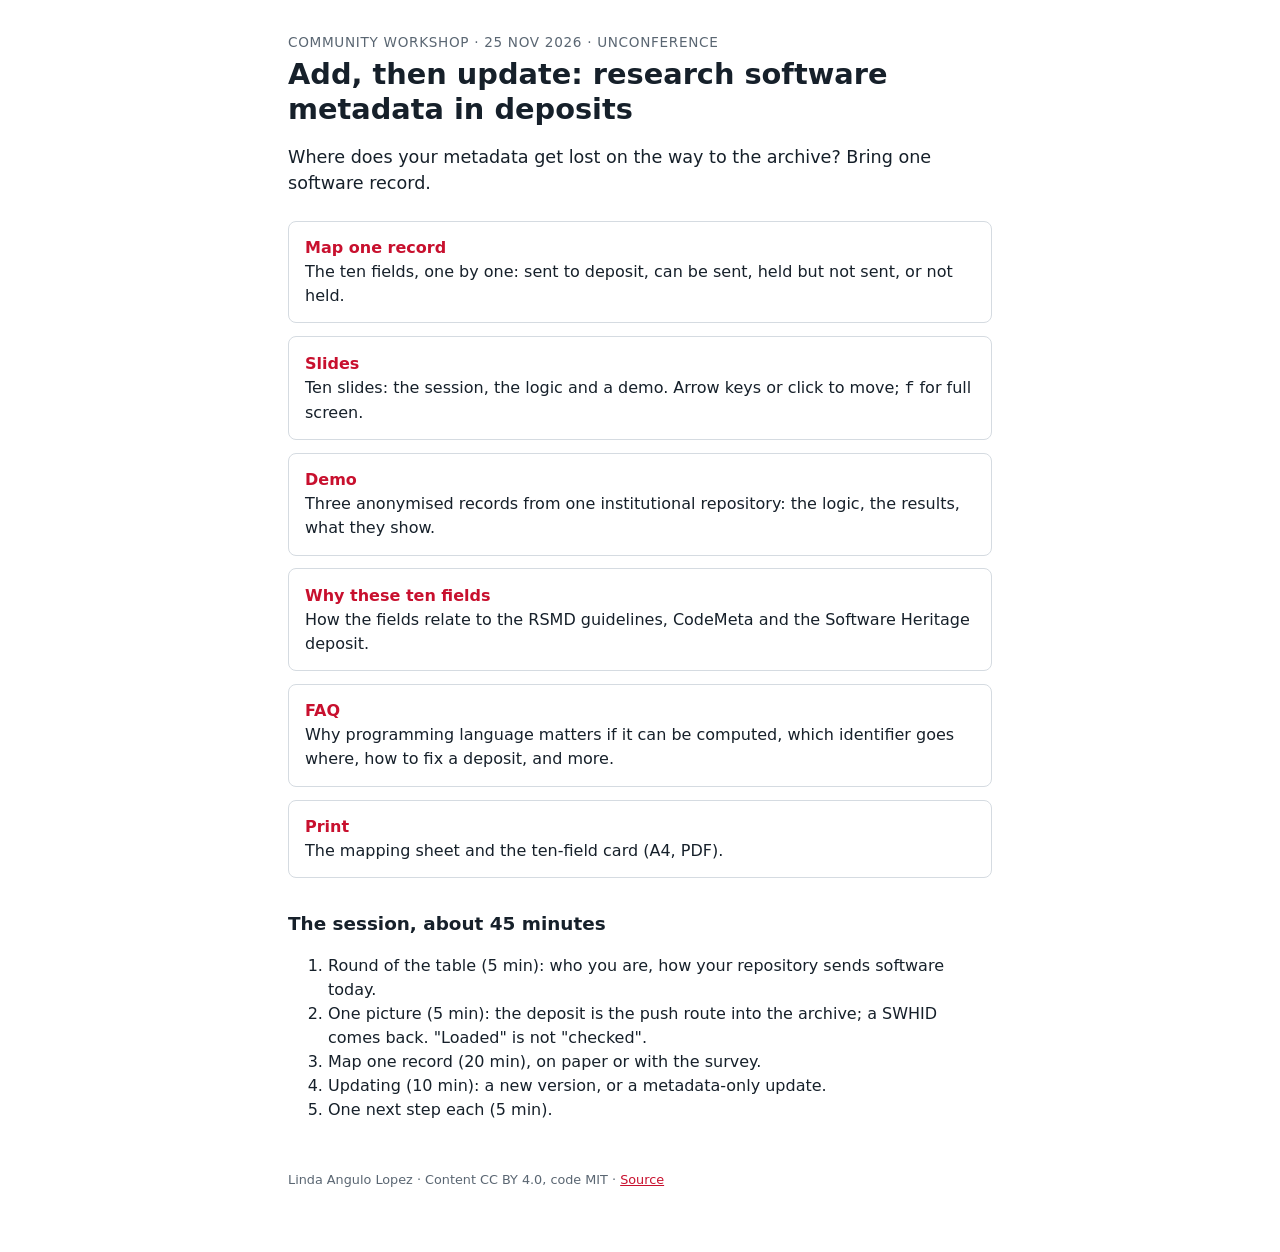
<file: index.html>
<!doctype html>
<html lang="en">
<head>
<meta charset="utf-8">
<meta name="viewport" content="width=device-width, initial-scale=1">
<title>Add, then update</title>
<link rel="stylesheet" href="style.css">
</head>
<body>
<main class="wrap">
  <p class="kicker">Community Workshop · 25 Nov 2026 · Unconference</p>
  <h1>Add, then update: research software metadata in deposits</h1>
  <p class="lead">Where does your metadata get lost on the way to the archive? Bring one software record.</p>
  <ul class="links">
    <li><a href="survey.html"><b>Map one record</b><br>The ten fields, one by one: sent to deposit, can be sent, held but not sent, or not held.</a></li>
    <li><a href="slides.html"><b>Slides</b><br>Ten slides: the session, the logic and a demo. Arrow keys or click to move; <kbd>f</kbd> for full screen.</a></li>
    <li><a href="https://github.com/lindangulopez/add-then-update/blob/main/demo/README.md"><b>Demo</b><br>Three anonymised records from one institutional repository: the logic, the results, what they show.</a></li>
    <li><a href="https://github.com/lindangulopez/add-then-update/blob/main/WHY-THESE-FIELDS.md"><b>Why these ten fields</b><br>How the fields relate to the RSMD guidelines, CodeMeta and the Software Heritage deposit.</a></li>
    <li><a href="https://github.com/lindangulopez/add-then-update/blob/main/FAQ.md"><b>FAQ</b><br>Why programming language matters if it can be computed, which identifier goes where, how to fix a deposit, and more.</a></li>
    <li><a href="print/sheets.pdf"><b>Print</b><br>The mapping sheet and the ten-field card (A4, PDF).</a></li>
  </ul>
  <h2>The session, about 45 minutes</h2>
  <ol>
    <li>Round of the table (5 min): who you are, how your repository sends software today.</li>
    <li>One picture (5 min): the deposit is the push route into the archive; a SWHID comes back. "Loaded" is not "checked".</li>
    <li>Map one record (20 min), on paper or with the survey.</li>
    <li>Updating (10 min): a new version, or a metadata-only update.</li>
    <li>One next step each (5 min).</li>
  </ol>
  <footer>Linda Angulo Lopez · Content CC BY 4.0, code MIT · <a href="https://github.com/lindangulopez/add-then-update">Source</a></footer>
</main>
</body>
</html>
</file>
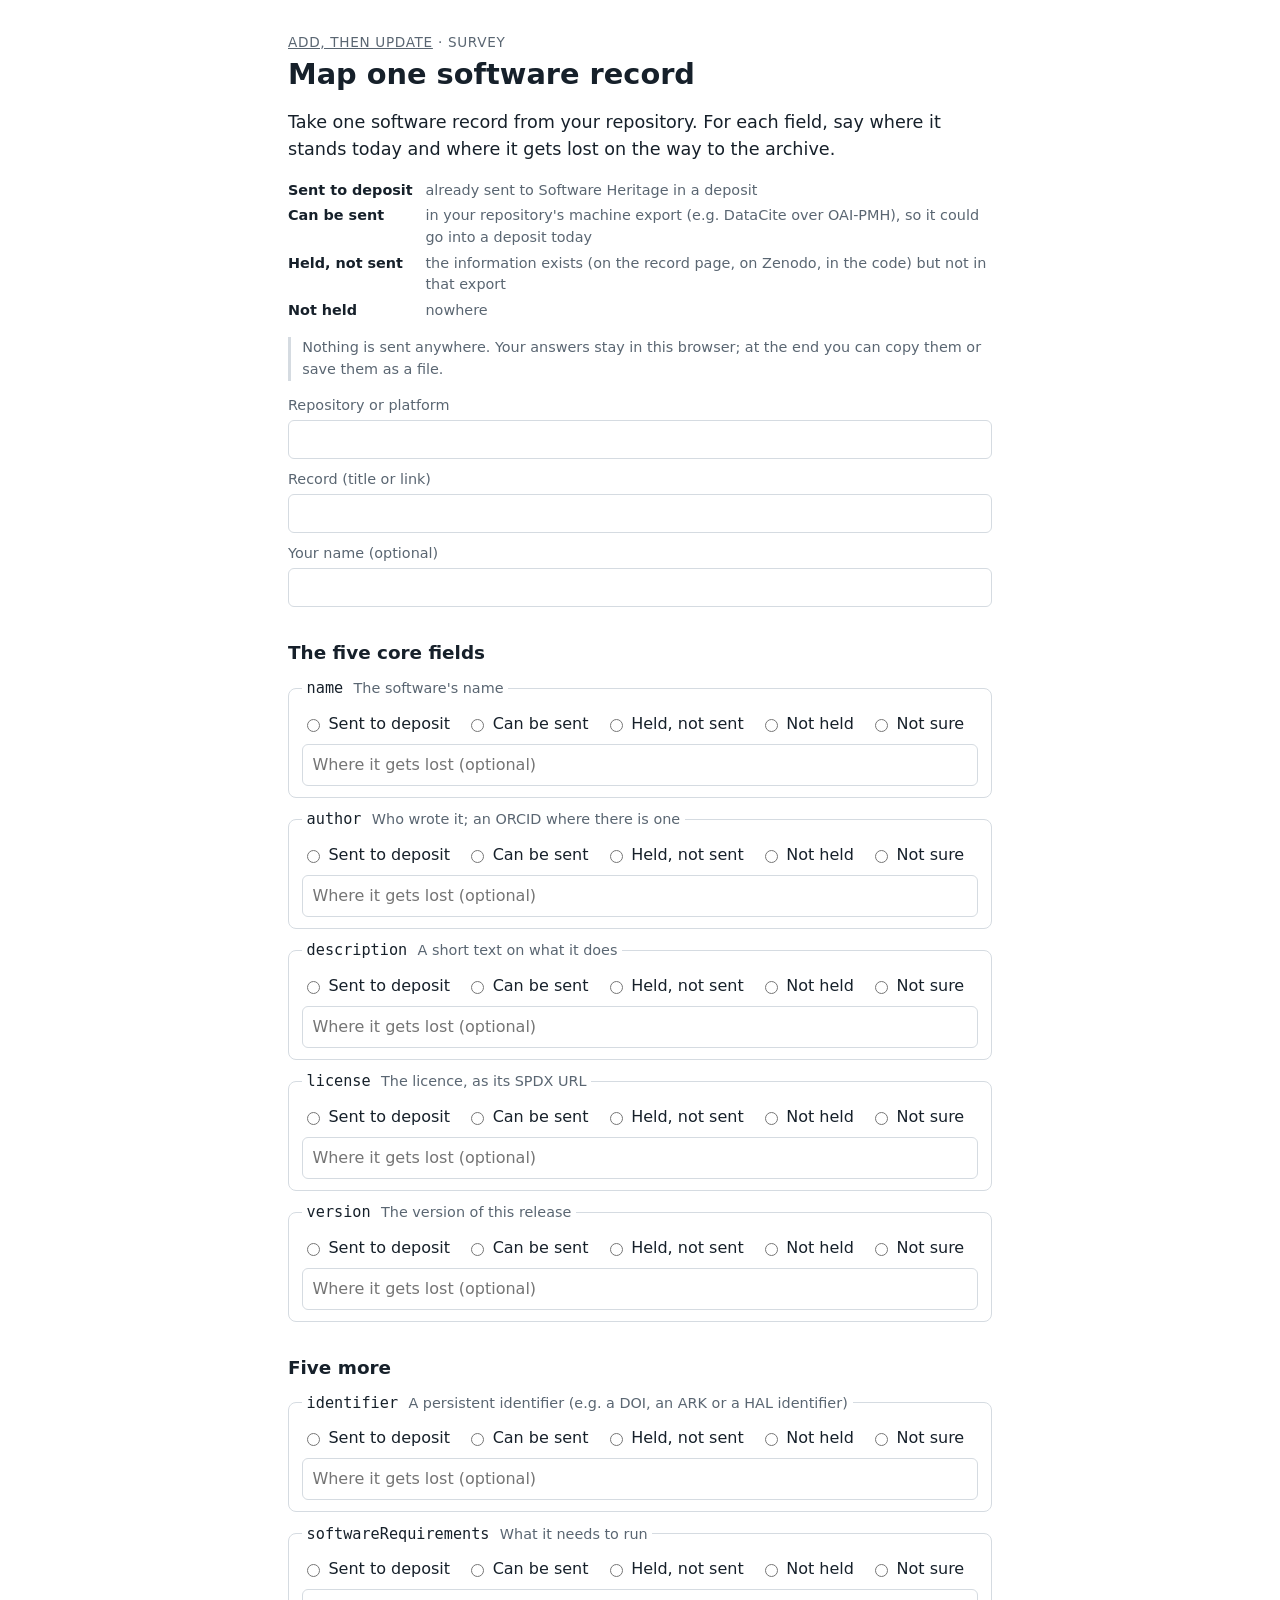
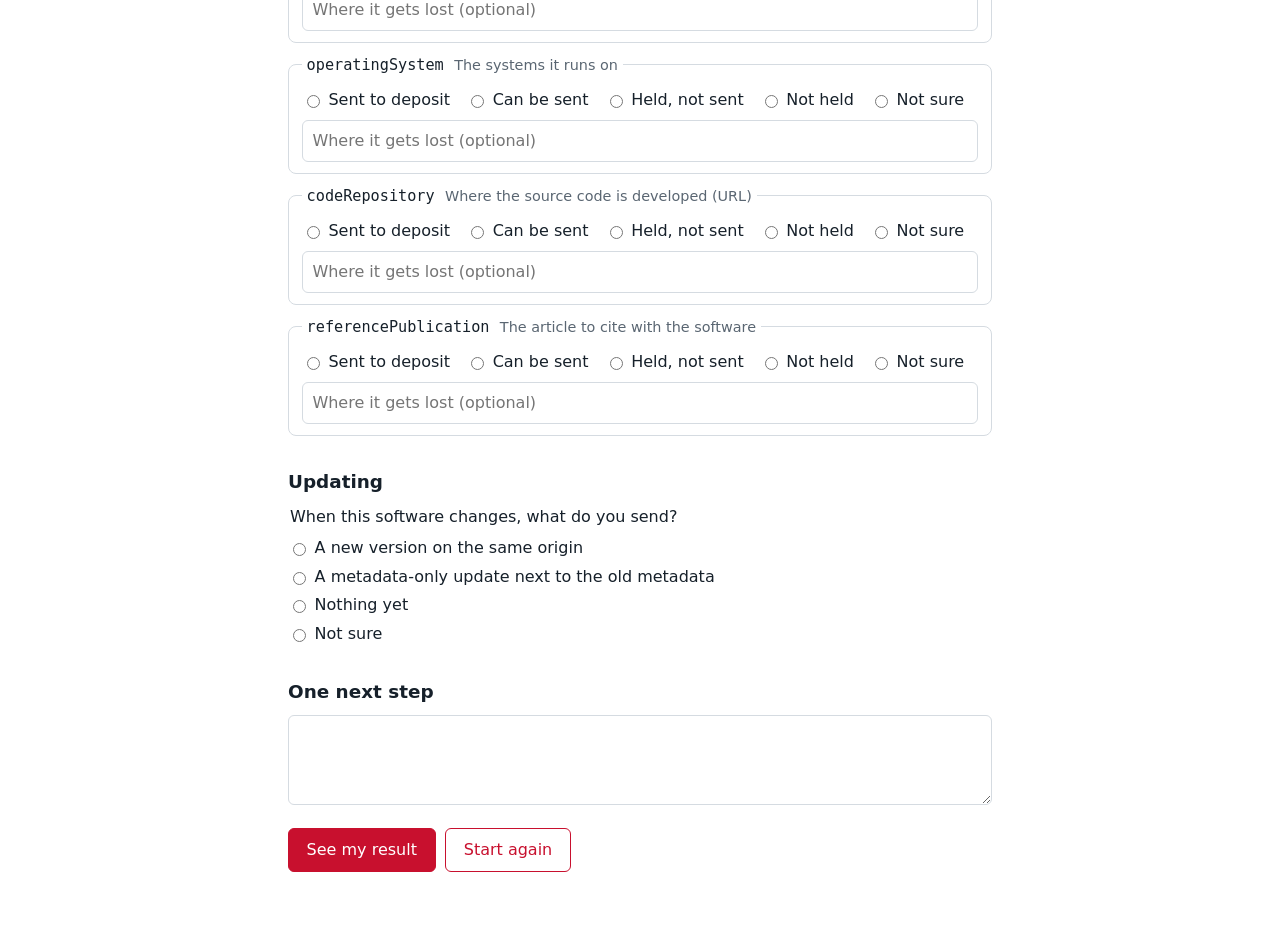
<file: survey.html>
<!doctype html>
<html lang="en">
<head>
<meta charset="utf-8">
<meta name="viewport" content="width=device-width, initial-scale=1">
<title>Map one record · Add, then update</title>
<link rel="stylesheet" href="style.css">
</head>
<body>
<main class="wrap">
  <p class="kicker"><a href="./">Add, then update</a> · Survey</p>
  <h1>Map one software record</h1>
  <p class="lead">Take one software record from your repository. For each field, say where it stands today and where it gets lost on the way to the archive.</p>
  <dl class="key">
    <dt>Sent to deposit</dt><dd>already sent to Software Heritage in a deposit</dd>
    <dt>Can be sent</dt><dd>in your repository's machine export (e.g. DataCite over OAI-PMH), so it could go into a deposit today</dd>
    <dt>Held, not sent</dt><dd>the information exists (on the record page, on Zenodo, in the code) but not in that export</dd>
    <dt>Not held</dt><dd>nowhere</dd>
  </dl>
  <p class="note">Nothing is sent anywhere. Your answers stay in this browser; at the end you can copy them or save them as a file.</p>

  <form id="survey" autocomplete="off">
    <fieldset class="about">
      <label>Repository or platform <input name="repository" type="text"></label>
      <label>Record (title or link) <input name="record" type="text"></label>
      <label>Your name (optional) <input name="person" type="text"></label>
    </fieldset>

    <h2>The five core fields</h2>
    <div id="core"></div>
    <h2>Five more</h2>
    <div id="more"></div>

    <h2>Updating</h2>
    <fieldset class="choices" id="update">
      <legend>When this software changes, what do you send?</legend>
      <label><input type="radio" name="update" value="A new version on the same origin"> A new version on the same origin</label>
      <label><input type="radio" name="update" value="A metadata-only update next to the old metadata"> A metadata-only update next to the old metadata</label>
      <label><input type="radio" name="update" value="Nothing yet"> Nothing yet</label>
      <label><input type="radio" name="update" value="Not sure"> Not sure</label>
    </fieldset>

    <h2>One next step</h2>
    <textarea name="nextstep" rows="3" aria-label="One next step"></textarea>

    <div class="actions">
      <button type="button" id="show">See my result</button>
      <button type="button" id="clear" class="secondary">Start again</button>
    </div>
  </form>

  <section id="result" hidden>
    <h2>Your result</h2>
    <div id="counts" class="counts"></div>
    <textarea id="output" rows="18" readonly aria-label="Result as Markdown"></textarea>
    <div class="actions">
      <button type="button" id="copy">Copy</button>
      <button type="button" id="save" class="secondary">Save as .md</button>
      <span id="status" role="status"></span>
    </div>
  </section>
</main>

<script>
const FIELDS = [
  ["name", "The software's name", true],
  ["author", "Who wrote it; an ORCID where there is one", true],
  ["description", "A short text on what it does", true],
  ["license", "The licence, as its SPDX URL", true],
  ["version", "The version of this release", true],
  ["identifier", "A persistent identifier (e.g. a DOI, an ARK or a HAL identifier)", false],
  ["softwareRequirements", "What it needs to run", false],
  ["operatingSystem", "The systems it runs on", false],
  ["codeRepository", "Where the source code is developed (URL)", false],
  ["referencePublication", "The article to cite with the software", false],
];
const STATES = ["Sent to deposit", "Can be sent", "Held, not sent", "Not held", "Not sure"];
const KEY = "add-then-update-survey";

function build() {
  for (const [term, help, core] of FIELDS) {
    const fs = document.createElement("fieldset");
    fs.className = "field";
    fs.innerHTML = `<legend><code>${term}</code> <span>${help}</span></legend>
      <div class="choices row">${STATES.map(s =>
        `<label><input type="radio" name="f_${term}" value="${s}"> ${s}</label>`).join("")}</div>
      <input type="text" name="n_${term}" placeholder="Where it gets lost (optional)" aria-label="Notes for ${term}">`;
    document.getElementById(core ? "core" : "more").appendChild(fs);
  }
}

const form = document.getElementById("survey");
function data() { return Object.fromEntries(new FormData(form)); }

function save() { try { localStorage.setItem(KEY, JSON.stringify(data())); } catch (e) {} }
function restore() {
  let d; try { d = JSON.parse(localStorage.getItem(KEY) || "null"); } catch (e) {}
  if (!d) return;
  for (const [k, v] of Object.entries(d)) {
    const els = form.elements[k];
    if (!els) continue;
    if (els instanceof RadioNodeList) { for (const r of els) r.checked = r.value === v; }
    else els.value = v;
  }
}

function markdown() {
  const d = data();
  const lines = ["# Add, then update: one software record", ""];
  lines.push(`- Repository: ${d.repository || ""}`, `- Record: ${d.record || ""}`);
  if (d.person) lines.push(`- Name: ${d.person}`);
  lines.push(`- Date: ${new Date().toISOString().slice(0, 10)}`, "", "| Field | Status | Where it gets lost |", "|---|---|---|");
  for (const [term] of FIELDS) lines.push(`| ${term} | ${d["f_" + term] || "-"} | ${(d["n_" + term] || "").replace(/\|/g, "/")} |`);
  lines.push("", `**Updating**: ${d.update || "-"}`, "", `**One next step**: ${d.nextstep || "-"}`, "");
  return lines.join("\n");
}

function counts() {
  const d = data(), c = Object.fromEntries(STATES.map(s => [s, 0]));
  let blank = 0;
  for (const [term] of FIELDS) d["f_" + term] ? c[d["f_" + term]]++ : blank++;
  return STATES.map(s => `<div><b>${c[s]}</b>${s}</div>`).join("") + (blank ? `<div><b>${blank}</b>Not answered</div>` : "");
}

build(); restore();
form.addEventListener("input", save);
document.getElementById("show").onclick = () => {
  document.getElementById("output").value = markdown();
  document.getElementById("counts").innerHTML = counts();
  const r = document.getElementById("result"); r.hidden = false; r.scrollIntoView({behavior: "smooth"});
};
document.getElementById("clear").onclick = () => {
  form.reset(); try { localStorage.removeItem(KEY); } catch (e) {}
  document.getElementById("result").hidden = true;
};
const status = t => { document.getElementById("status").textContent = t; };
document.getElementById("copy").onclick = async () => {
  const out = document.getElementById("output");
  try { await navigator.clipboard.writeText(out.value); status("Copied."); }
  catch (e) { out.select(); status("Selected: press Ctrl+C."); }
};
document.getElementById("save").onclick = () => {
  const blob = new Blob([markdown()], {type: "text/markdown"});
  const a = document.createElement("a");
  a.href = URL.createObjectURL(blob);
  a.download = "add-then-update-" + (data().repository || "record").toLowerCase().replace(/[^a-z0-9]+/g, "-") + ".md";
  a.click(); URL.revokeObjectURL(a.href); status("Saved.");
};
</script>
</body>
</html>
</file>
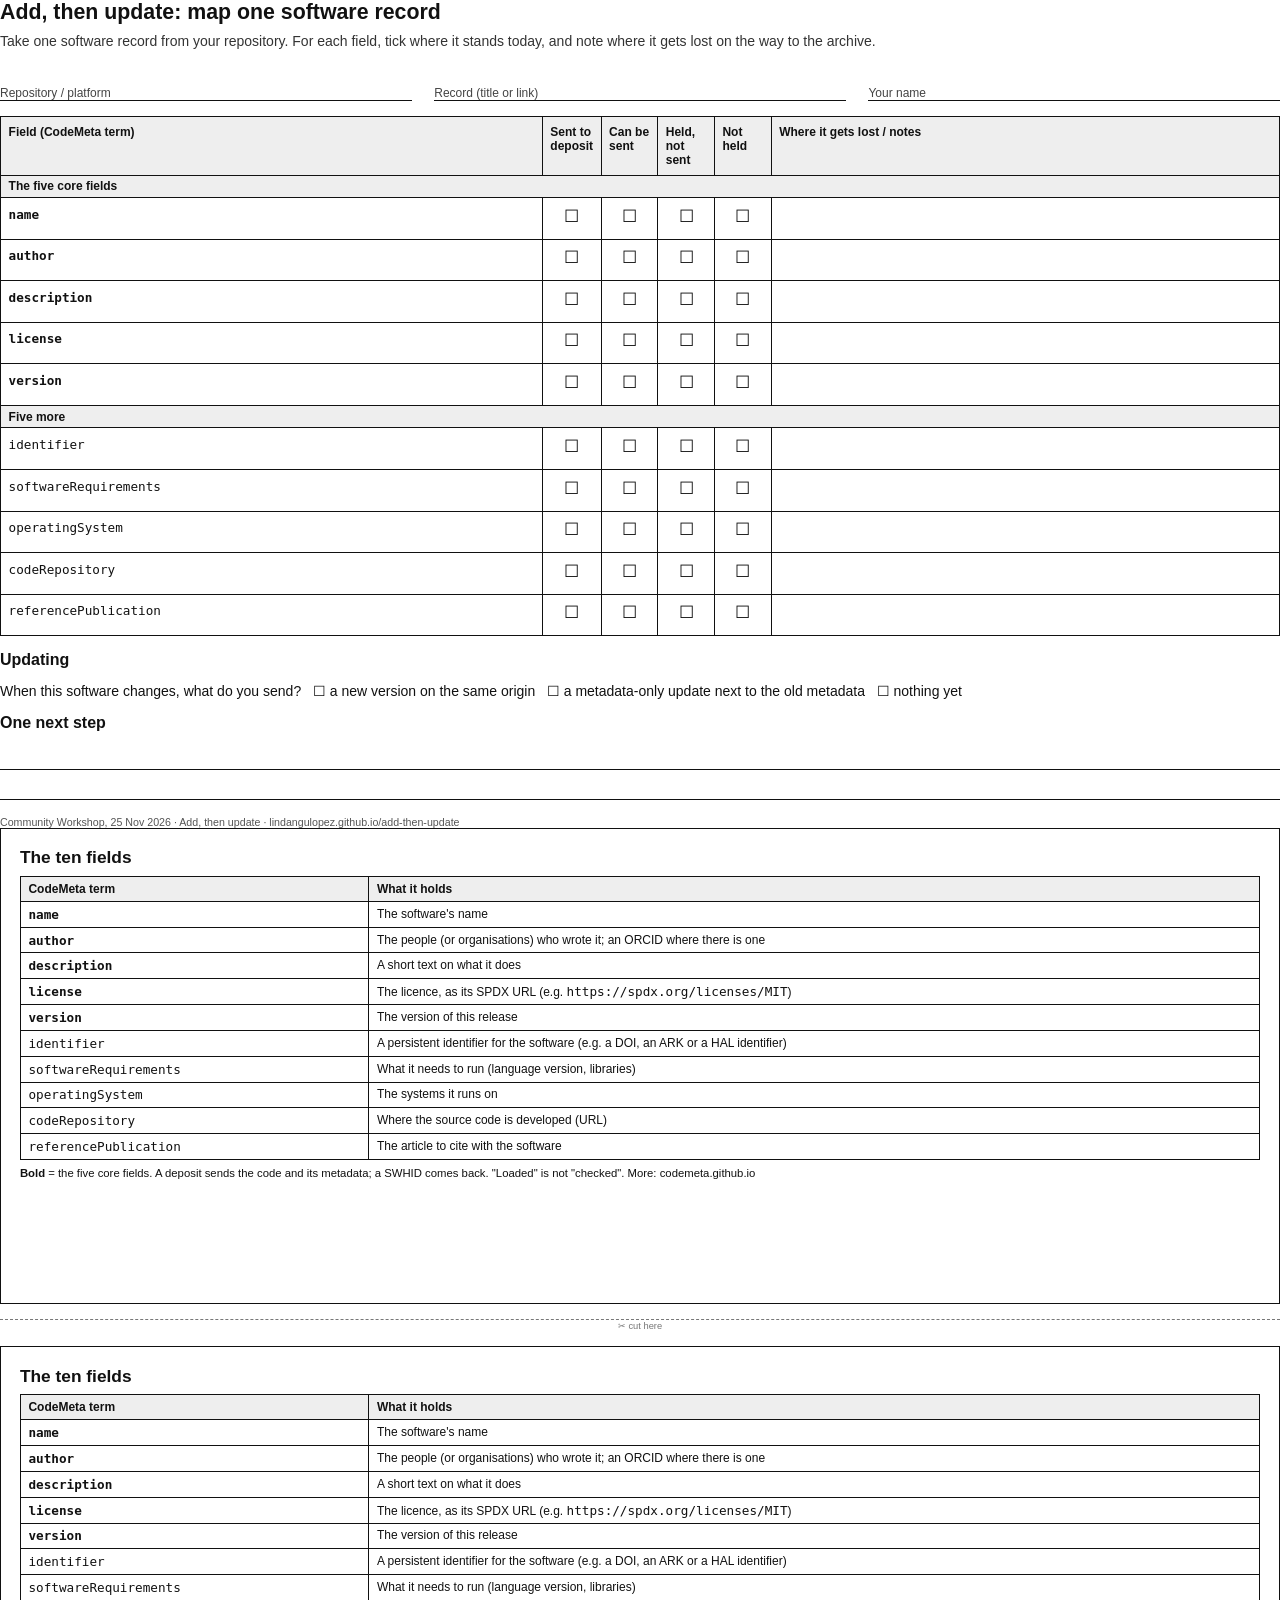
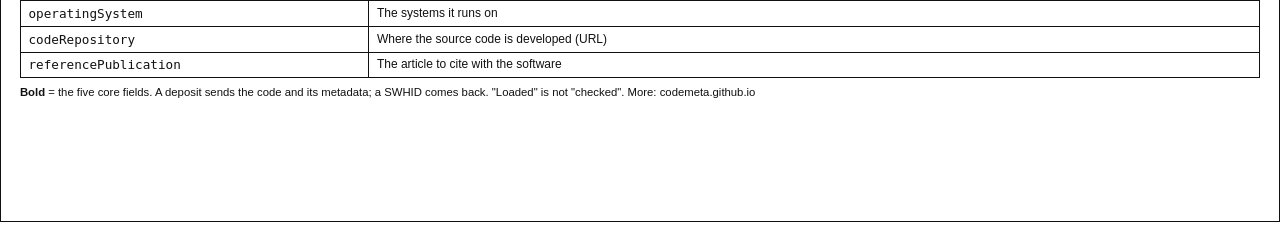
<file: print/sheets.html>
<!doctype html>
<html lang="en">
<head>
<meta charset="utf-8">
<title>Add, then update: mapping sheet and ten-field card</title>
<style>
  @page { size: A4; margin: 12mm; }
  * { box-sizing: border-box; }
  body { font-family: "Helvetica Neue", Arial, sans-serif; font-size: 10.5pt; color: #111; margin: 0; }
  .page { page-break-after: always; }
  .page:last-child { page-break-after: auto; }
  h1 { font-size: 16pt; margin: 0 0 2mm; }
  h2 { font-size: 12pt; margin: 4mm 0 2mm; }
  .sub { margin: 0 0 4mm; color: #333; }
  .fill { display: flex; gap: 6mm; margin-bottom: 4mm; }
  .fill div { flex: 1; border-bottom: 1px solid #111; padding-top: 6mm; font-size: 9pt; color: #444; }
  table { width: 100%; border-collapse: collapse; }
  th, td { border: 1px solid #111; padding: 2mm; vertical-align: top; text-align: left; }
  th { background: #eee; font-size: 9pt; }
  td.box { width: 15mm; text-align: center; font-size: 13pt; }
  tr.core td:first-child { font-weight: bold; }
  tr.sep td { background: #eee; font-size: 9pt; font-weight: bold; padding: 1mm 2mm; }
  .notes { height: 11mm; }
  .lines div { border-bottom: 1px solid #111; height: 8mm; }
  code { font-family: "DejaVu Sans Mono", Consolas, monospace; font-size: 9.5pt; }
  footer { margin-top: 4mm; font-size: 8pt; color: #555; }
  /* card: two copies per A4, cut along the dashed line */
  .card { height: 126mm; border: 1px solid #111; padding: 5mm; margin-bottom: 4mm; }
  .card h1 { font-size: 13pt; }
  .card table td, .card table th { padding: 1.3mm 2mm; font-size: 9pt; }
  .card .k { font-size: 8.5pt; margin-top: 2mm; }
  .cut { border-top: 1px dashed #777; margin: 0 0 4mm; font-size: 7pt; color: #777; text-align: center; }
</style>
</head>
<body>

<!-- PAGE 1: MAPPING SHEET -->
<section class="page">
  <h1>Add, then update: map one software record</h1>
  <p class="sub">Take one software record from your repository. For each field, tick where it stands today, and note where it gets lost on the way to the archive.</p>

  <div class="fill">
    <div>Repository / platform</div>
    <div>Record (title or link)</div>
    <div>Your name</div>
  </div>

  <table>
    <thead>
      <tr>
        <th>Field (CodeMeta term)</th>
        <th>Sent to deposit</th>
        <th>Can be sent</th>
        <th>Held, not sent</th>
        <th>Not held</th>
        <th>Where it gets lost / notes</th>
      </tr>
    </thead>
    <tbody>
      <tr class="sep"><td colspan="6">The five core fields</td></tr>
      <tr class="core"><td><code>name</code></td><td class="box">☐</td><td class="box">☐</td><td class="box">☐</td><td class="box">☐</td><td class="notes"></td></tr>
      <tr class="core"><td><code>author</code></td><td class="box">☐</td><td class="box">☐</td><td class="box">☐</td><td class="box">☐</td><td class="notes"></td></tr>
      <tr class="core"><td><code>description</code></td><td class="box">☐</td><td class="box">☐</td><td class="box">☐</td><td class="box">☐</td><td class="notes"></td></tr>
      <tr class="core"><td><code>license</code></td><td class="box">☐</td><td class="box">☐</td><td class="box">☐</td><td class="box">☐</td><td class="notes"></td></tr>
      <tr class="core"><td><code>version</code></td><td class="box">☐</td><td class="box">☐</td><td class="box">☐</td><td class="box">☐</td><td class="notes"></td></tr>
      <tr class="sep"><td colspan="6">Five more</td></tr>
      <tr><td><code>identifier</code></td><td class="box">☐</td><td class="box">☐</td><td class="box">☐</td><td class="box">☐</td><td class="notes"></td></tr>
      <tr><td><code>softwareRequirements</code></td><td class="box">☐</td><td class="box">☐</td><td class="box">☐</td><td class="box">☐</td><td class="notes"></td></tr>
      <tr><td><code>operatingSystem</code></td><td class="box">☐</td><td class="box">☐</td><td class="box">☐</td><td class="box">☐</td><td class="notes"></td></tr>
      <tr><td><code>codeRepository</code></td><td class="box">☐</td><td class="box">☐</td><td class="box">☐</td><td class="box">☐</td><td class="notes"></td></tr>
      <tr><td><code>referencePublication</code></td><td class="box">☐</td><td class="box">☐</td><td class="box">☐</td><td class="box">☐</td><td class="notes"></td></tr>
    </tbody>
  </table>

  <h2>Updating</h2>
  <p>When this software changes, what do you send? &nbsp; ☐ a new version on the same origin &nbsp; ☐ a metadata-only update next to the old metadata &nbsp; ☐ nothing yet</p>

  <h2>One next step</h2>
  <div class="lines"><div></div><div></div></div>

  <footer>Community Workshop, 25 Nov 2026 · Add, then update · lindangulopez.github.io/add-then-update</footer>
</section>

<!-- PAGE 2: TEN-FIELD CARD, TWO PER A4 -->
<section class="page">
  <div class="card">
    <h1>The ten fields</h1>
    <table>
      <thead><tr><th>CodeMeta term</th><th>What it holds</th></tr></thead>
      <tbody>
        <tr class="core"><td><code>name</code></td><td>The software's name</td></tr>
        <tr class="core"><td><code>author</code></td><td>The people (or organisations) who wrote it; an ORCID where there is one</td></tr>
        <tr class="core"><td><code>description</code></td><td>A short text on what it does</td></tr>
        <tr class="core"><td><code>license</code></td><td>The licence, as its SPDX URL (e.g. <code>https://spdx.org/licenses/MIT</code>)</td></tr>
        <tr class="core"><td><code>version</code></td><td>The version of this release</td></tr>
        <tr><td><code>identifier</code></td><td>A persistent identifier for the software (e.g. a DOI, an ARK or a HAL identifier)</td></tr>
        <tr><td><code>softwareRequirements</code></td><td>What it needs to run (language version, libraries)</td></tr>
        <tr><td><code>operatingSystem</code></td><td>The systems it runs on</td></tr>
        <tr><td><code>codeRepository</code></td><td>Where the source code is developed (URL)</td></tr>
        <tr><td><code>referencePublication</code></td><td>The article to cite with the software</td></tr>
      </tbody>
    </table>
    <p class="k"><strong>Bold</strong> = the five core fields. A deposit sends the code and its metadata; a SWHID comes back. "Loaded" is not "checked". More: codemeta.github.io</p>
  </div>
  <div class="cut">✂ cut here</div>
  <div class="card">
    <h1>The ten fields</h1>
    <table>
      <thead><tr><th>CodeMeta term</th><th>What it holds</th></tr></thead>
      <tbody>
        <tr class="core"><td><code>name</code></td><td>The software's name</td></tr>
        <tr class="core"><td><code>author</code></td><td>The people (or organisations) who wrote it; an ORCID where there is one</td></tr>
        <tr class="core"><td><code>description</code></td><td>A short text on what it does</td></tr>
        <tr class="core"><td><code>license</code></td><td>The licence, as its SPDX URL (e.g. <code>https://spdx.org/licenses/MIT</code>)</td></tr>
        <tr class="core"><td><code>version</code></td><td>The version of this release</td></tr>
        <tr><td><code>identifier</code></td><td>A persistent identifier for the software (e.g. a DOI, an ARK or a HAL identifier)</td></tr>
        <tr><td><code>softwareRequirements</code></td><td>What it needs to run (language version, libraries)</td></tr>
        <tr><td><code>operatingSystem</code></td><td>The systems it runs on</td></tr>
        <tr><td><code>codeRepository</code></td><td>Where the source code is developed (URL)</td></tr>
        <tr><td><code>referencePublication</code></td><td>The article to cite with the software</td></tr>
      </tbody>
    </table>
    <p class="k"><strong>Bold</strong> = the five core fields. A deposit sends the code and its metadata; a SWHID comes back. "Loaded" is not "checked". More: codemeta.github.io</p>
  </div>
</section>

</body>
</html>
</file>
<file: style.css>
:root { --ink: #16202a; --muted: #5a6672; --line: #d5dbe1; --bg: #fff; --soft: #f3f5f7; --accent: #c8102e; }
* { box-sizing: border-box; }
body { margin: 0; font: 16px/1.5 system-ui, -apple-system, "Segoe UI", Roboto, sans-serif; color: var(--ink); background: var(--bg); }
.wrap { max-width: 46rem; margin: 0 auto; padding: 2rem 1rem 4rem; }
a { color: var(--accent); }
h1 { font-size: 1.8rem; line-height: 1.2; margin: .3rem 0 .6rem; }
h2 { font-size: 1.15rem; margin: 2rem 0 .6rem; }
.kicker { font-size: .85rem; text-transform: uppercase; letter-spacing: .05em; color: var(--muted); margin: 0; }
.kicker a { color: inherit; }
.lead { font-size: 1.1rem; }
.note { color: var(--muted); font-size: .9rem; border-left: 3px solid var(--line); padding-left: .7rem; }
code { font: .95em ui-monospace, "DejaVu Sans Mono", Consolas, monospace; }
fieldset { border: 0; margin: 0; padding: 0; }
.about { display: grid; gap: .6rem; }
.about label { display: grid; gap: .2rem; font-size: .9rem; color: var(--muted); }
input[type=text], textarea { width: 100%; font: inherit; padding: .5rem .6rem; border: 1px solid var(--line); border-radius: 6px; background: #fff; color: var(--ink); }
.field { border: 1px solid var(--line); border-radius: 8px; padding: .7rem .8rem; margin-bottom: .6rem; }
.field legend { padding: 0 .3rem; font-weight: 600; }
.field legend span { font-weight: 400; color: var(--muted); font-size: .9rem; margin-left: .3rem; }
.choices { display: grid; gap: .3rem; margin-bottom: .5rem; }
.choices.row { display: flex; flex-wrap: wrap; gap: .3rem 1rem; }
.choices label { display: flex; gap: .35rem; align-items: center; cursor: pointer; }
.choices legend { margin-bottom: .4rem; }
.actions { display: flex; flex-wrap: wrap; gap: .6rem; align-items: center; margin-top: 1rem; }
button { font: inherit; padding: .55rem 1.1rem; border-radius: 6px; border: 1px solid var(--accent); background: var(--accent); color: #fff; cursor: pointer; }
button.secondary { background: #fff; color: var(--accent); }
.counts { display: flex; flex-wrap: wrap; gap: .6rem; margin-bottom: .8rem; }
.counts div { background: var(--soft); border-radius: 8px; padding: .5rem .8rem; font-size: .85rem; color: var(--muted); }
.counts b { display: block; font-size: 1.4rem; color: var(--ink); }
#output { font: .85rem ui-monospace, Consolas, monospace; }
.links { display: grid; gap: .8rem; margin: 1.5rem 0; padding: 0; list-style: none; }
.links a { display: block; border: 1px solid var(--line); border-radius: 8px; padding: .9rem 1rem; text-decoration: none; color: var(--ink); }
.links a:hover { border-color: var(--accent); }
.links b { color: var(--accent); }
footer { margin-top: 3rem; font-size: .8rem; color: var(--muted); }

.key { display: grid; grid-template-columns: max-content 1fr; gap: .25rem .8rem; font-size: .9rem; margin: 0 0 1rem; }
.key dt { font-weight: 600; }
.key dd { margin: 0; color: var(--muted); }
@media (max-width: 480px) { .key { grid-template-columns: 1fr; } .key dd { margin-bottom: .4rem; } }
</file>
